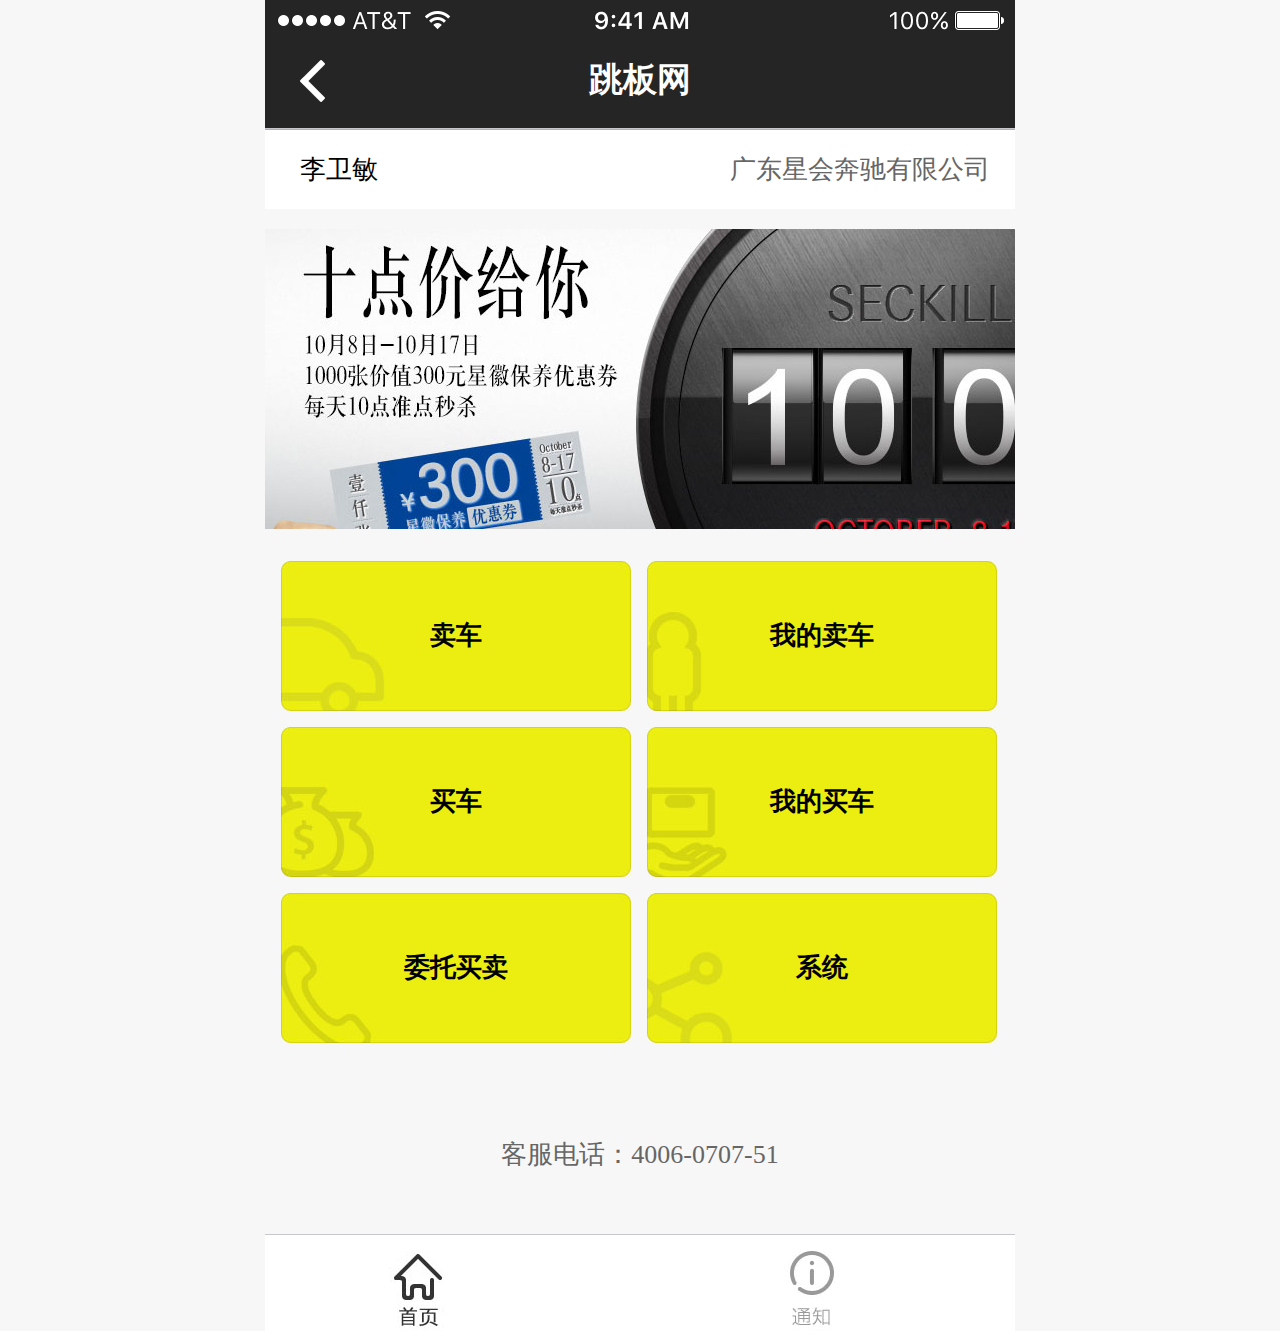
<file: index.html>
<!DOCTYPE html>
<html>
<head>
    <meta charset="UTF-8">
    <meta name="viewport"
          content="width=device-width, user-scalable=no, initial-scale=1.0, maximum-scale=1.0, minimum-scale=1.0"/>
    <title>买卖车微信端</title>
    <link rel="stylesheet" type="text/css" href="css/style.css"/>
    <script src="js/js.js"></script>
</head>
<body>
<div id="top" class="title">
    <h1>跳板网</h1>
</div>
<div id="content">
    <div class="logo">
        <p class="left">李卫敏</p>
        <p class="right">广东星会奔驰有限公司</p>
    </div>
    <span class="ad"><img src="images/ad.jpg"/></span>
    <ul class="btnList clearfix">
        <li class="btn-1"><a href="sell.html">卖车</a></li>
        <li class="btn-2"><a href="mysell.html">我的卖车</a></li>
        <li class="btn-3"><a href="buy.html">买车</a></li>
        <li class="btn-4"><a href="mybuy.html">我的买车</a></li>
        <li class="btn-5"><a href="weituo.html">委托买卖</a></li>
        <li class="btn-6"><a href="##">系统</a></li>
    </ul>
    <div class="phone">客服电话：4006-0707-51</div>
</div>
<ul id="bottom" class="footer clearfix">
   <li class="index"><a href="index.html">首页</a></li>
   <li class="message"><a href="##">通知</a><li>
</ul>
</body>
</html>
</file>
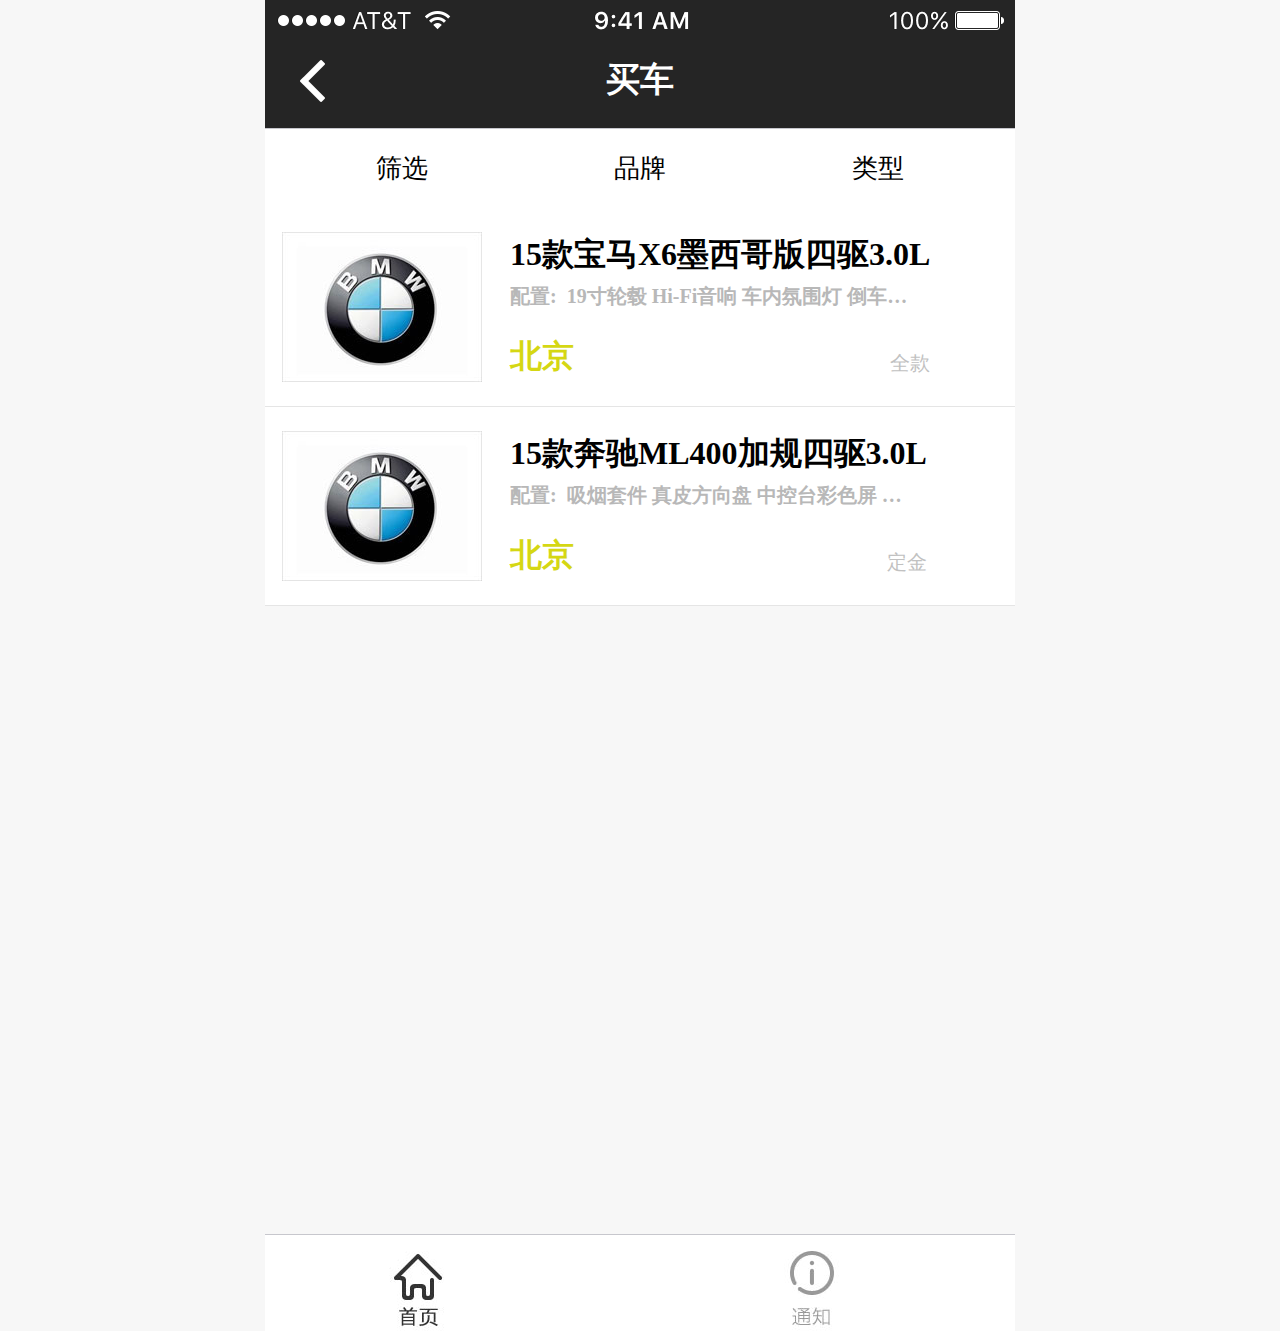
<file: buy.html>
<!DOCTYPE html>
<html>
<head>
    <meta charset="UTF-8">
    <meta name="viewport"
          content="width=device-width, user-scalable=no, initial-scale=1.0, maximum-scale=1.0, minimum-scale=1.0"/>
    <title>买车</title>
    <link rel="stylesheet" type="text/css" href="css/style.css"/>
    <script src="js/js.js"></script>
</head>
<body>
<div id="top" class="title">
    <h1>买车</h1>
</div>
<div id="content">
    <ul class="navList">
        <li><a>筛选</a></li>
        <li><a>品牌</a></li>
        <li><a>类型</a></li>
    </ul>
    <div class="car-1">
        <a href="buydetail.html">
            <dl class="carList clearfix">
                <dt class="img"><img src="images/BMW.jpg"></dt>
                <dd class="textList">
                    <span>15款宝马X6墨西哥版四驱3.0L</span>
                    <em>配置:&nbsp;&nbsp;19寸轮毂 Hi-Fi音响 车内氛围灯 倒车雷达 倒车影像
                        电动后备厢 多功能方向盘 前排座椅电动调节 踏板
                        天窗 吸烟套件 真皮方向盘 中控台彩色屏 自动感应</em>
                    <div class="buy-detail clearfix">
                        <strong>北京</strong>
                        <p>全款</p>
                    </div>
                </dd>
            </dl>
        </a>
    </div>
    <div class="car-1">
        <a href="buydetail.html">
            <dl class="carList clearfix">
                <dt class="img"><img src="images/BMW.jpg"></dt>
                <dd class="textList">
                    <span>15款奔驰ML400加规四驱3.0L</span>
                    <em>配置:&nbsp;&nbsp;吸烟套件 真皮方向盘 中控台彩色屏 吸烟套件 真皮方向盘 中控台彩色屏 吸烟套件 真皮方向盘 中控台彩色屏 吸烟套件 真皮方向盘 中控台彩色屏</em>
                    <div class="buy-detail clearfix">
                        <strong>北京</strong>
                        <p>定金</p>
                    </div>
                </dd>
            </dl>
        </a>
    </div>
</div>
<ul id="bottom" class="footer clearfix">
    <li class="index"><a href="index.html">首页</a></li>
    <li class="message"><a href="##">通知</a></li>
</ul>
</body>
</html>
</file>
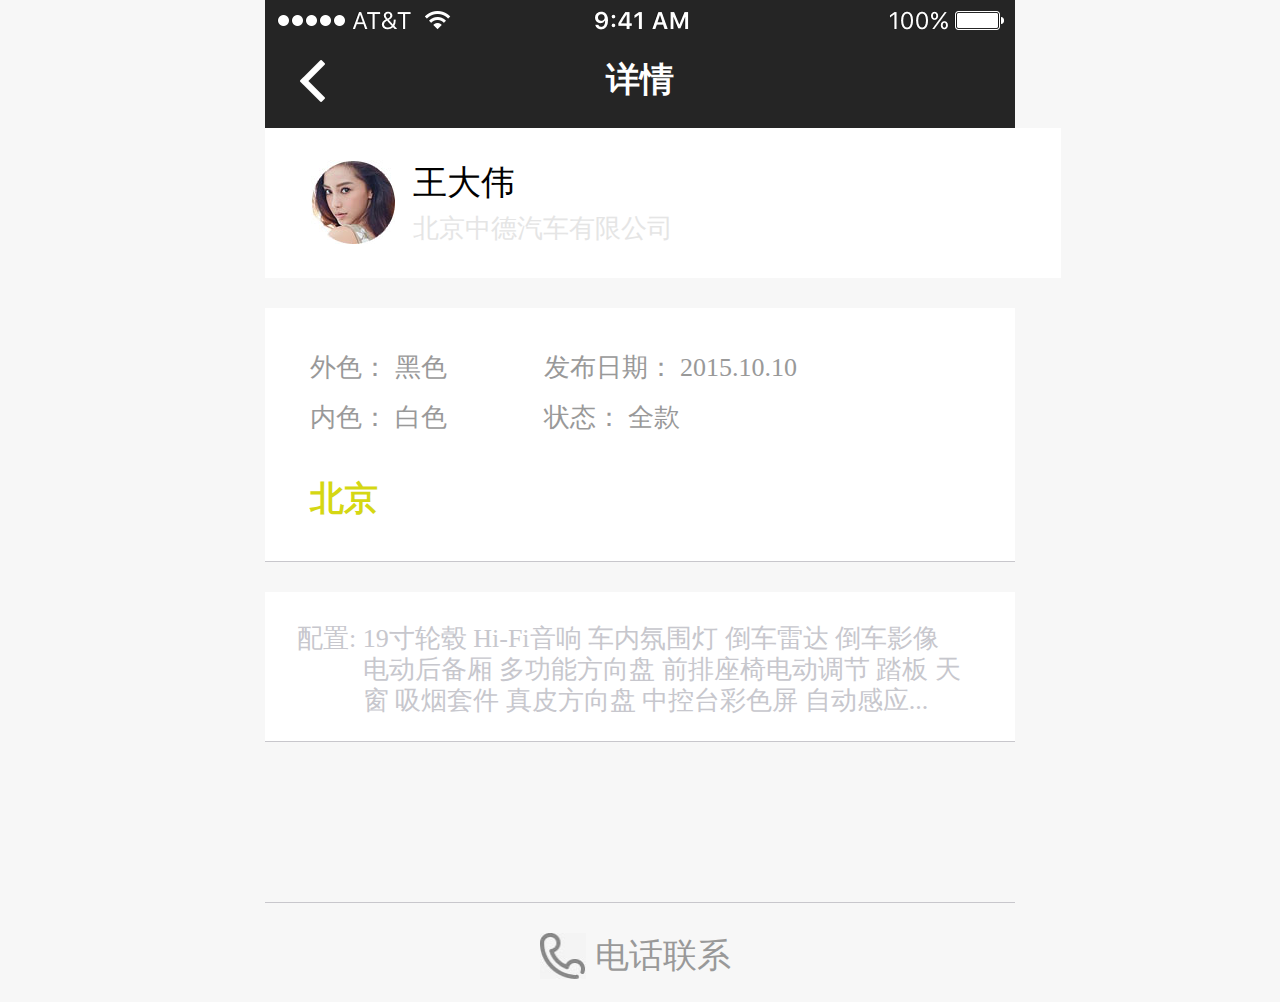
<file: buydetail.html>
<!DOCTYPE html>
<html>
<head>
    <meta charset="UTF-8">
    <meta name="viewport"
          content="width=device-width, user-scalable=no, initial-scale=1.0, maximum-scale=1.0, minimum-scale=1.0"/>
    <title>买车详情</title>
    <link rel="stylesheet" type="text/css" href="css/style.css"/>
    <script src="js/js.js"></script>
</head>
<body>
<div id="top" class="title">
    <h1>详情</h1>
</div>

<div class="detail-content">
    <div class="people clearfix">
        <h5><img src="images/people.jpg"/></h5>
        <ul>
            <li style="font-size:0.34rem; color: #000; ">王大伟</li>
            <li>北京中德汽车有限公司</li>
        </ul>
    </div>
    <div class="detail-list buydetail-list">
         <div class="list-type">
            <ul>
                <li style="margin-right: 0.97rem;">外色：&nbsp;黑色</li>
                <li>发布日期：&nbsp;2015.10.10</li>
            </ul>
             <ul>
                 <li style="margin-right: 0.97rem;">内色：&nbsp;白色</li>
                 <li>状态：&nbsp;全款</li>
             </ul>
             <div class="location">北京</div>
         </div>
    </div>
    <div class="detail-list buydetail-list">
        <dl class="detail-list-2">
            <dt>配置:&nbsp;</dt>
            <dd>19寸轮毂 Hi-Fi音响 车内氛围灯 倒车雷达 倒车影像
                电动后备厢 多功能方向盘 前排座椅电动调节 踏板
                天窗 吸烟套件 真皮方向盘 中控台彩色屏 自动感应...</dd>
        </dl>
    </div>
</div>

<div class="detail-bottom">
    <div class="call">
        <img src="images/call.jpg"/>
        <span>&nbsp;电话联系</span>
    </div>
</div>
</body>
</html>
</file>
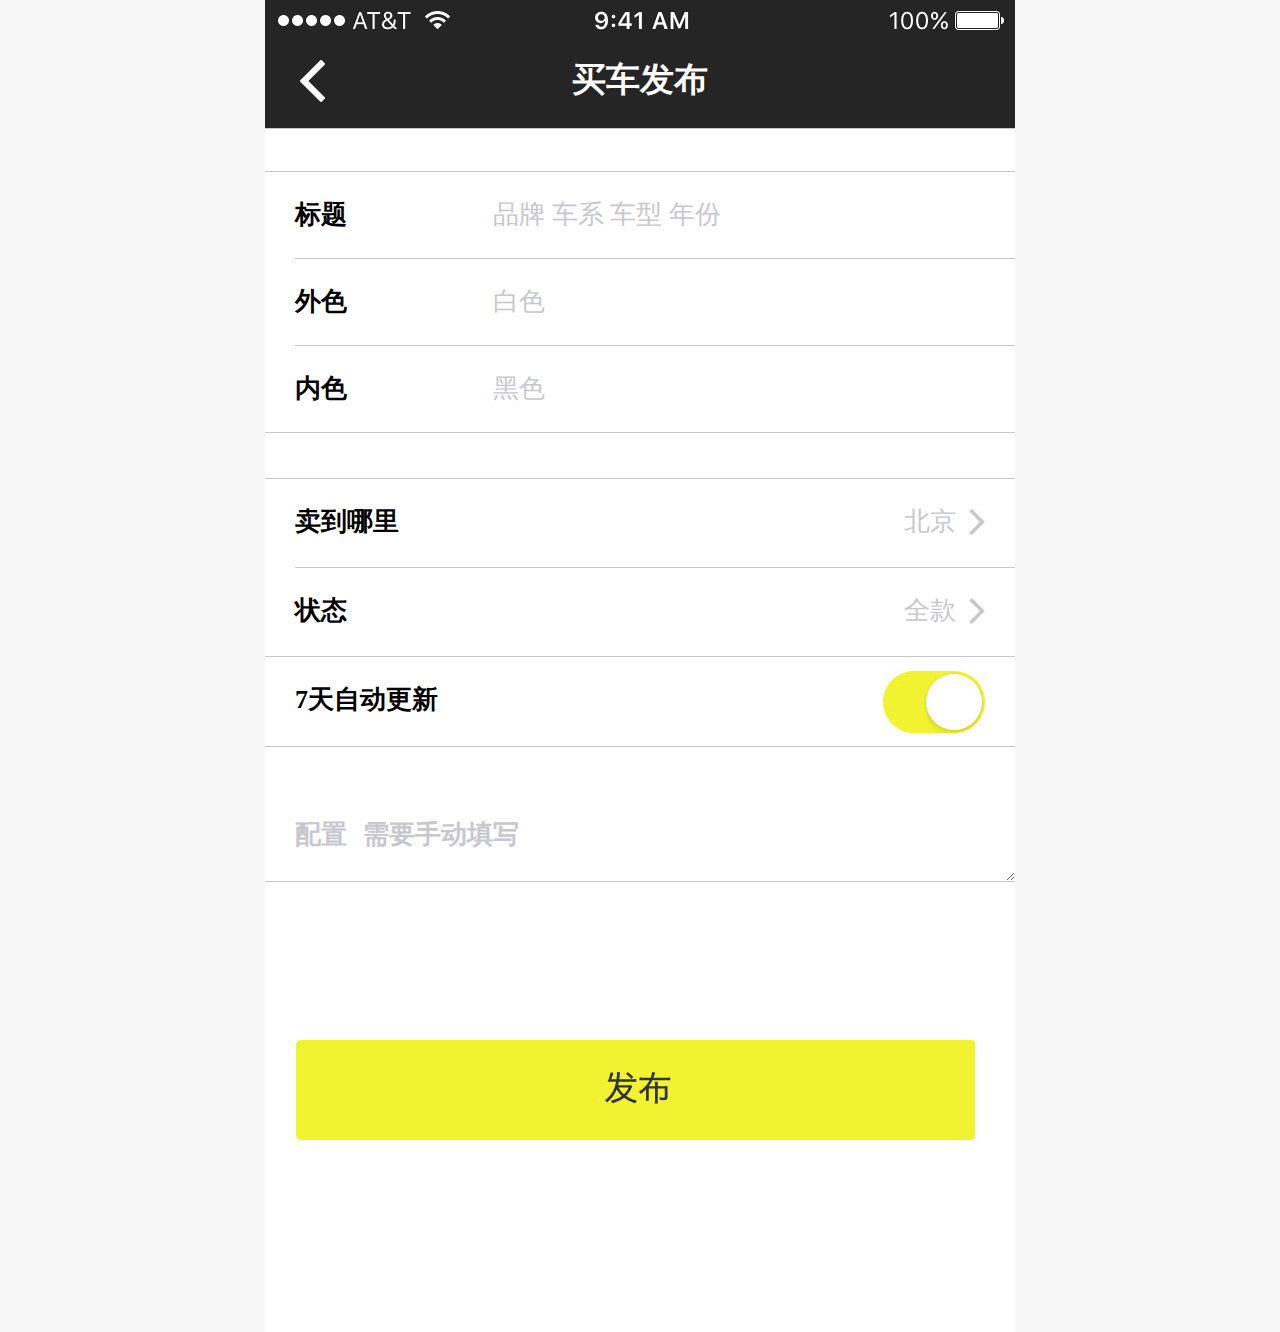
<file: buypush.html>
<!DOCTYPE html>
<html>
<head>
    <meta charset="UTF-8">
    <meta name="viewport"
          content="width=device-width, user-scalable=no, initial-scale=1.0, maximum-scale=1.0, minimum-scale=1.0"/>
    <title>买车发布</title>
    <link rel="stylesheet" type="text/css" href="css/style.css"/>
    <script src="js/js.js"></script>
</head>
<body>
<div id="top" class="title">
    <h1>买车发布</h1>
</div>
<div class="push-list">
    <div class="list-1 allList">
        <dl class="tit">
            <dt>标题</dt>
            <dd>品牌 车系 车型 年份</dd>
        </dl>
        <dl class="out-color">
            <dt>外色</dt>
            <dd>白色</dd>
        </dl>
        <dl class="in-color">
            <dt>内色</dt>
            <dd>黑色</dd>
        </dl>
    </div>
    <div class="list-2 allList">
        <dl class="where">
            <dt>卖到哪里</dt>
            <dd>北京&nbsp;&nbsp;<img src="images/more.jpg"/></dd>
        </dl>
        <dl class="now">
            <dt>状态</dt>
            <dd>全款&nbsp;&nbsp;<img src="images/more.jpg"/></dd>
        </dl>
    </div>
    <div class="list-3 allList">
        <dl class="update">
            <dt>7天自动更新</dt>
            <dd><img src="images/update.jpg"/></dd>
        </dl>
    </div>
    <div class="list-4 allList">
        <textarea>配置 需要手动填写</textarea>
    </div>
    <div class="push-btn"><a href="##">发布</a></div>
</div>
</body>
</html>
</file>
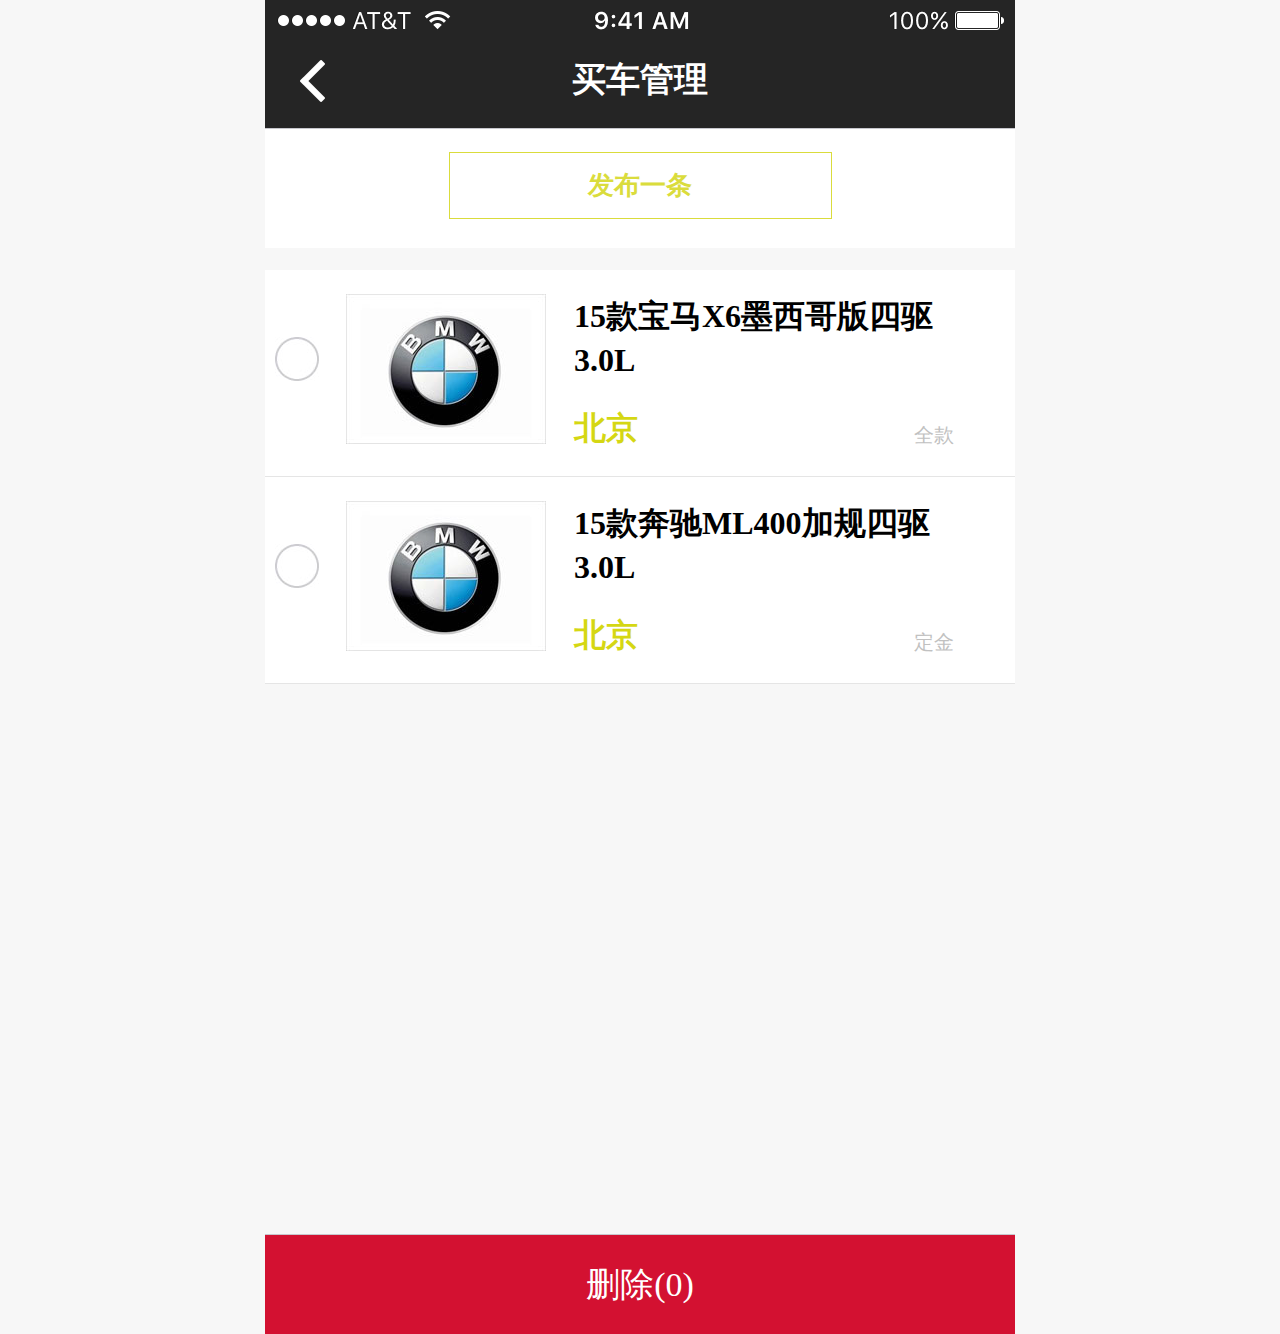
<file: mybuy.html>
<!DOCTYPE html>
<html>
<head>
    <meta charset="UTF-8">
    <meta name="viewport"
          content="width=device-width, user-scalable=no, initial-scale=1.0, maximum-scale=1.0, minimum-scale=1.0"/>
    <title>我的买车</title>
    <link rel="stylesheet" type="text/css" href="css/style.css"/>
    <script src="js/js.js"></script>
</head>
<body>
<div id="top" class="title">
    <h1>买车管理</h1>
</div>
<div id="content">
    <div class="push"><a href="buypush.html">发布一条</a></div>
    <dl class="carList clearfix">
        <dt class="btn"><a></a></dt>
        <dd class="img"><img src="images/BMW.jpg"/></dd>
        <dd class="my-textList">
            <span>15款宝马X6墨西哥版四驱3.0L</span>
            <div class="my-detail clearfix">
                <strong>北京</strong>
                <p>全款</p>
            </div>
        </dd>
    </dl>
    <dl class="carList clearfix">
        <dt class="btn"><a></a></dt>
        <dd class="img"><img src="images/BMW.jpg"/></dd>
        <dd class="my-textList">
            <span>15款奔驰ML400加规四驱3.0L</span>
            <div class="my-detail clearfix">
                <strong>北京</strong>
                <p>定金</p>
            </div>
        </dd>
    </dl>
</div>
<div class="delete">删除(0)</div>
</body>
</html>
</file>
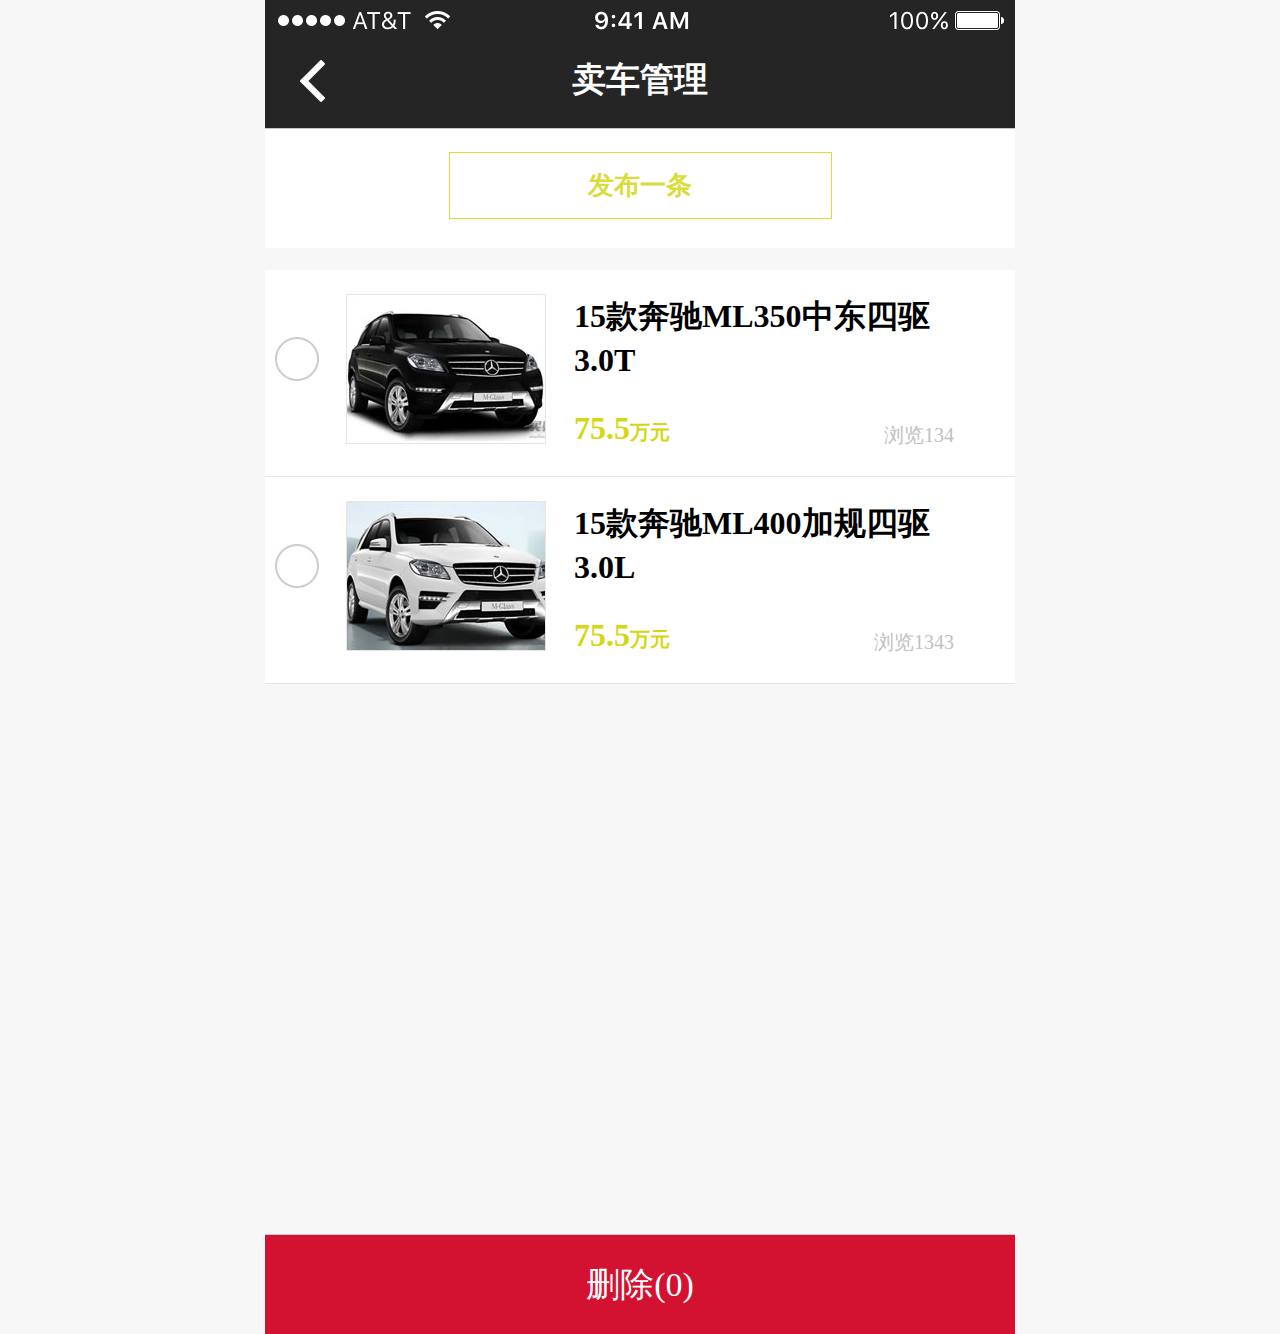
<file: mysell.html>
<!DOCTYPE html>
<html>
<head>
    <meta charset="UTF-8">
    <meta name="viewport"
          content="width=device-width, user-scalable=no, initial-scale=1.0, maximum-scale=1.0, minimum-scale=1.0"/>
    <title>我的卖车</title>
    <link rel="stylesheet" type="text/css" href="css/style.css"/>
    <script src="js/js.js"></script>
</head>
<body>
<div id="top" class="title">
    <h1>卖车管理</h1>
</div>
<div id="content">
    <div class="push"><a href="sellpush.html">发布一条</a></div>
    <dl class="carList clearfix">
        <dt class="btn"><a></a></dt>
        <dd class="img"><img src="images/car-1.jpg"/></dd>
        <dd class="my-textList">
            <span>15款奔驰ML350中东四驱3.0T</span>
            <div class="my-detail clearfix">
                <strong>75.5<i>万元</i></strong>
                <p>浏览134</p>
            </div>
        </dd>
    </dl>
    <dl class="carList clearfix">
        <dt class="btn"><a></a></dt>
        <dd class="img"><img src="images/car-2.jpg"/></dd>
        <dd class="my-textList">
            <span>15款奔驰ML400加规四驱3.0L</span>
            <div class="my-detail clearfix">
                <strong>75.5<i>万元</i></strong>
                <p>浏览1343</p>
            </div>
        </dd>
    </dl>
</div>
<div class="delete">删除(0)</div>
</body>
</html>
</file>
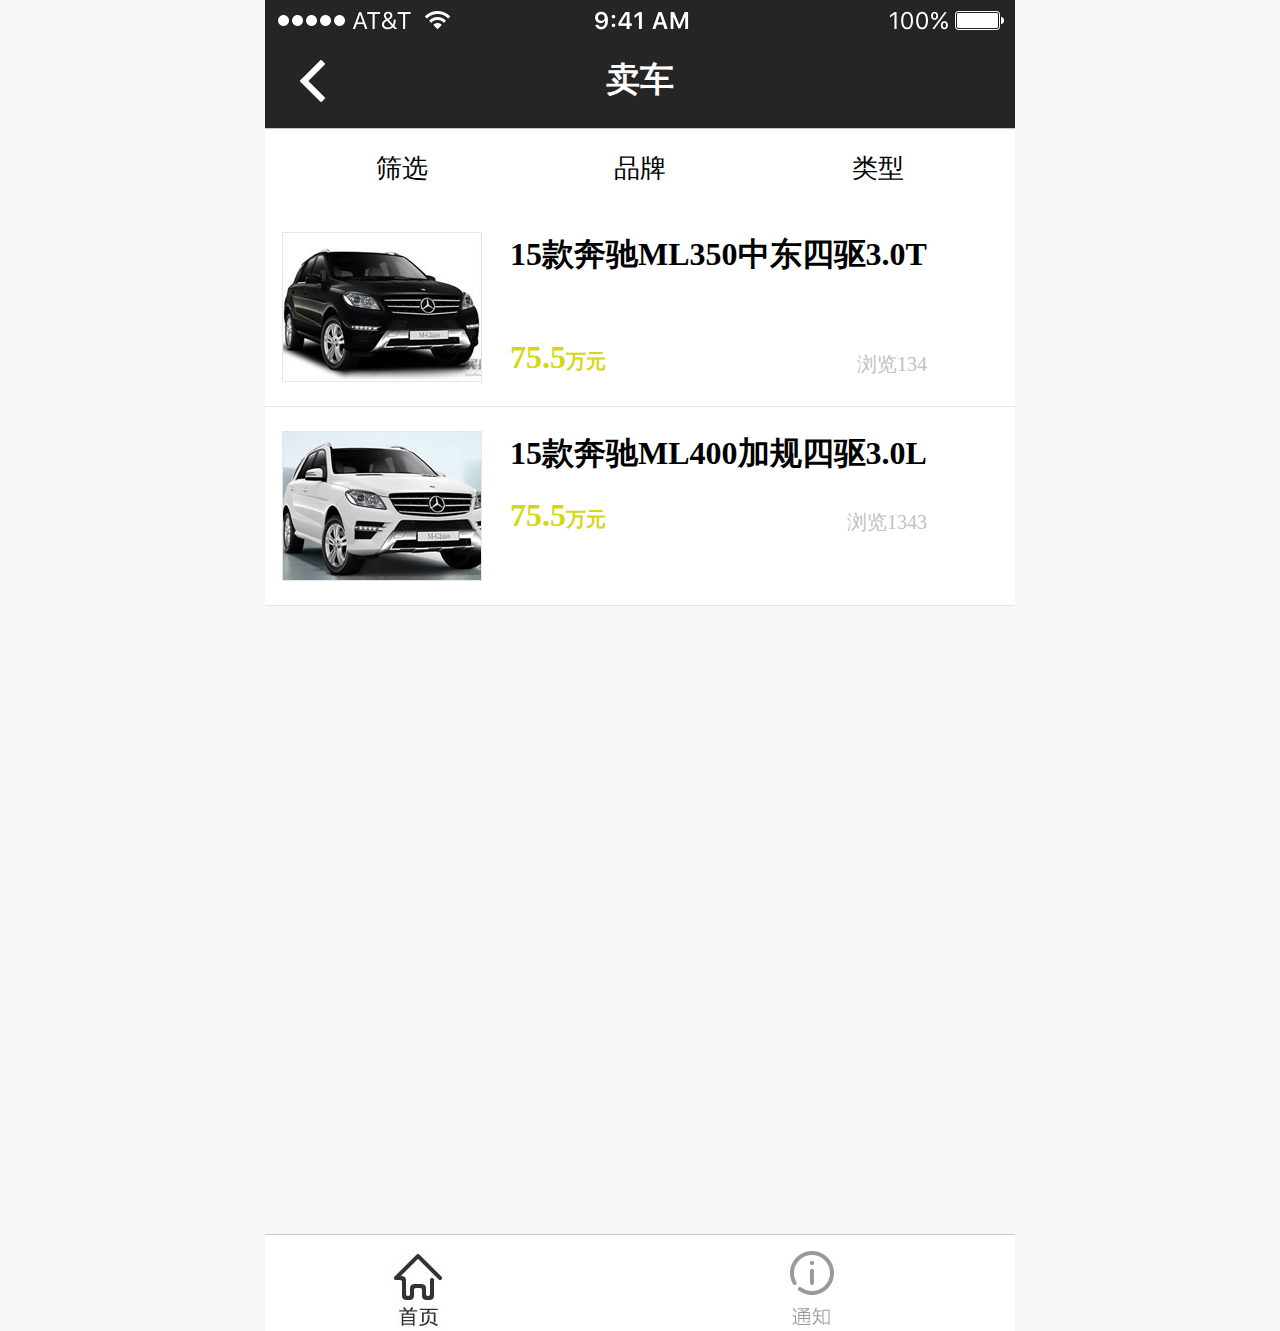
<file: sell.html>
<!DOCTYPE html>
<html>
<head>
    <meta charset="UTF-8">
    <meta name="viewport"
          content="width=device-width, user-scalable=no, initial-scale=1.0, maximum-scale=1.0, minimum-scale=1.0"/>
    <title>卖车</title>
    <link rel="stylesheet" type="text/css" href="css/style.css"/>
    <script src="js/js.js"></script>
</head>
<body>
<div id="top" class="title">
    <h1>卖车</h1>
</div>
<div id="content">
    <ul class="navList">
        <li><a>筛选</a></li>
        <li><a>品牌</a></li>
        <li><a>类型</a></li>
    </ul>
    <div class="car-1">
        <a href="selldetail.html">
            <dl class="carList clearfix">
                <dt class="img"><img src="images/car-1.jpg"></dt>
                <dd class="textList">
                    <span>15款奔驰ML350中东四驱3.0T</span>
                    <div class="detail clearfix">
                        <strong>75.5<i>万元</i></strong>
                        <p>浏览134</p>
                    </div>
                </dd>
            </dl>
        </a>
    </div>
    <div class="car-1">
        <a href="selldetail.html">
            <dl class="carList clearfix">
                <dt class="img"><img src="images/car-2.jpg"></dt>
                <dd class="textList">
                    <span>15款奔驰ML400加规四驱3.0L</span>
                    <div class="buy-detail clearfix">
                        <strong>75.5<i>万元</i></strong>
                        <p>浏览1343</p>
                    </div>
                </dd>
            </dl>
        </a>
    </div>
</div>
<ul id="bottom" class="footer clearfix">
    <li class="index"><a href="index.html">首页</a></li>
    <li class="message"><a href="##">通知</a></li>
</ul>
</body>
</html>
</file>
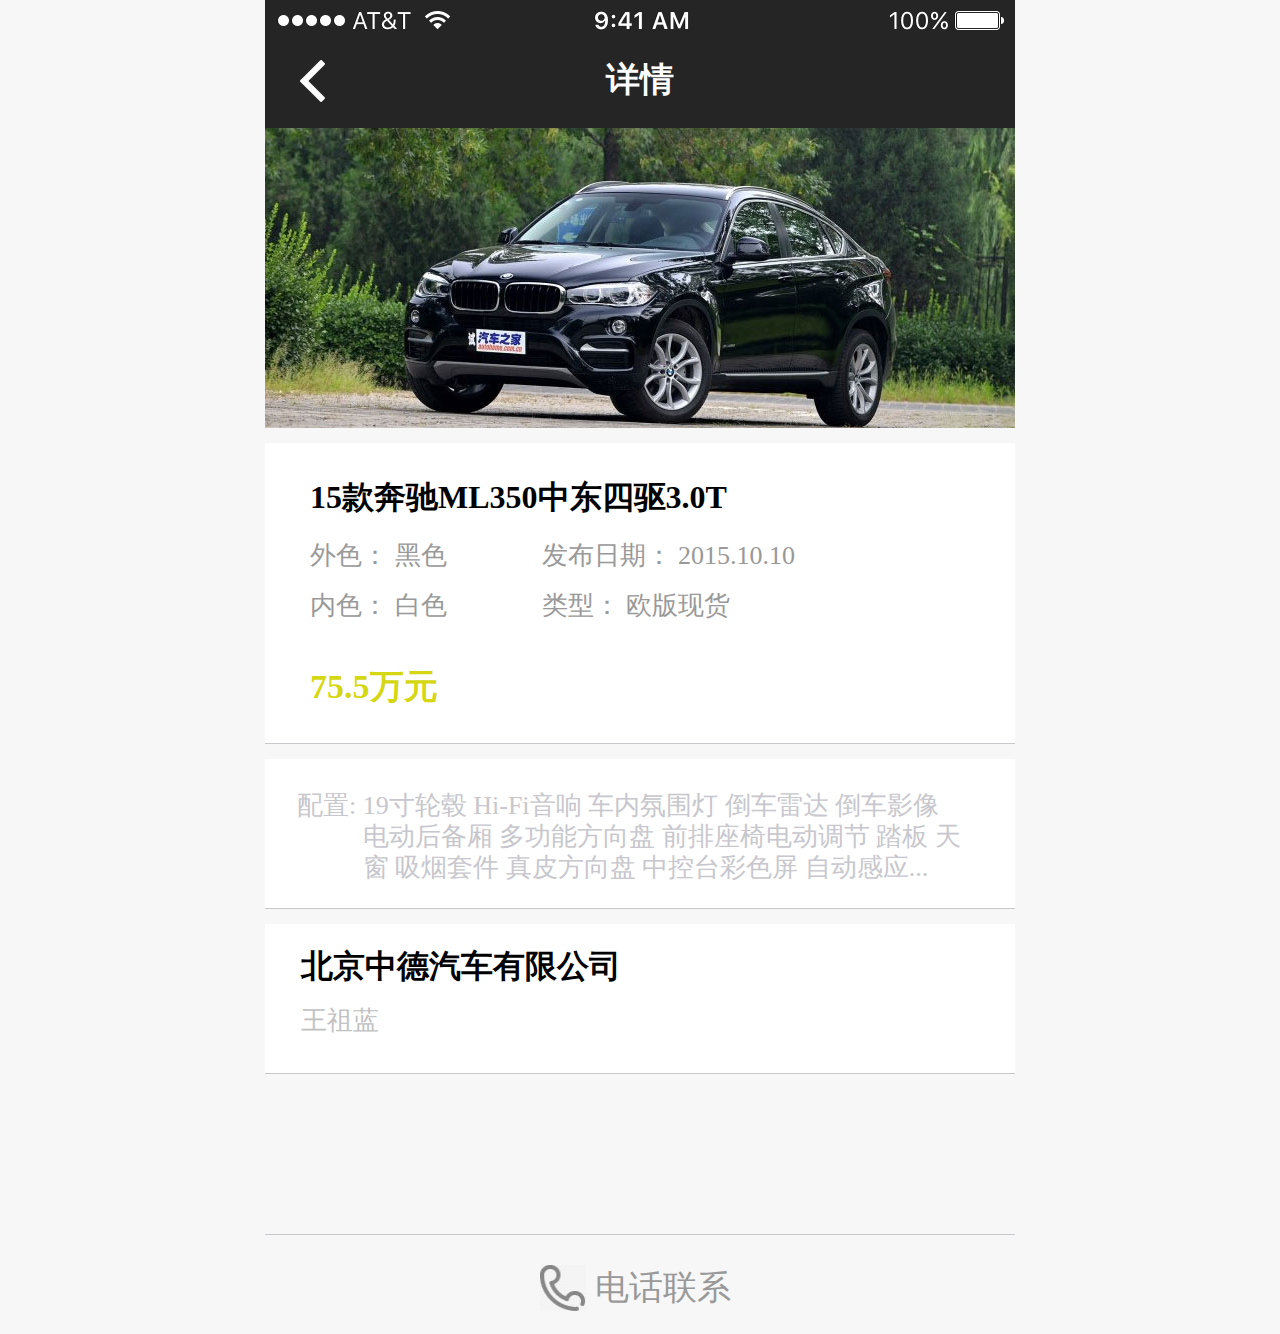
<file: selldetail.html>
<!DOCTYPE html>
<html>
<head>
    <meta charset="UTF-8">
    <meta name="viewport"
          content="width=device-width, user-scalable=no, initial-scale=1.0, maximum-scale=1.0, minimum-scale=1.0"/>
    <title>卖车详情</title>
    <link rel="stylesheet" type="text/css" href="css/style.css"/>
    <script src="js/js.js"></script>
</head>
<body>
<div id="top" class="title">
    <h1>详情</h1>
</div>

<div class="detail-content">
    <h4><img src="images/detail-img.jpg"/></h4>
    <div class="detail-list">
        <div class="detail-list-1">
            <h2>15款奔驰ML350中东四驱3.0T</h2>
            <ul class="list-top">
                <li style="margin-right: 0.95rem;">外色：&nbsp;黑色</li>
                <li>发布日期：&nbsp;2015.10.10</li>
            </ul>
            <ul class="list-top">
                <li style="margin-right: 0.95rem;">内色：&nbsp;白色</li>
                <li>类型：&nbsp;欧版现货</li>
            </ul>
            <div class="price">75.5万元</div>
        </div>
    </div>
    <div class="detail-list">
       <dl class="detail-list-2">
           <dt>配置:&nbsp;</dt>
           <dd>19寸轮毂 Hi-Fi音响 车内氛围灯 倒车雷达 倒车影像
               电动后备厢 多功能方向盘 前排座椅电动调节 踏板
               天窗 吸烟套件 真皮方向盘 中控台彩色屏 自动感应...</dd>
       </dl>
    </div>
    <div class="detail-list">
        <div class="detail-list-3">
            <h2>北京中德汽车有限公司</h2>
            <span>王祖蓝</span>
        </div>
    </div>
</div>

<div class="detail-bottom">
    <div class="call">
        <img src="images/call.jpg"/>
        <span>&nbsp;电话联系</span>
    </div>
</div>
</body>
</html>
</file>
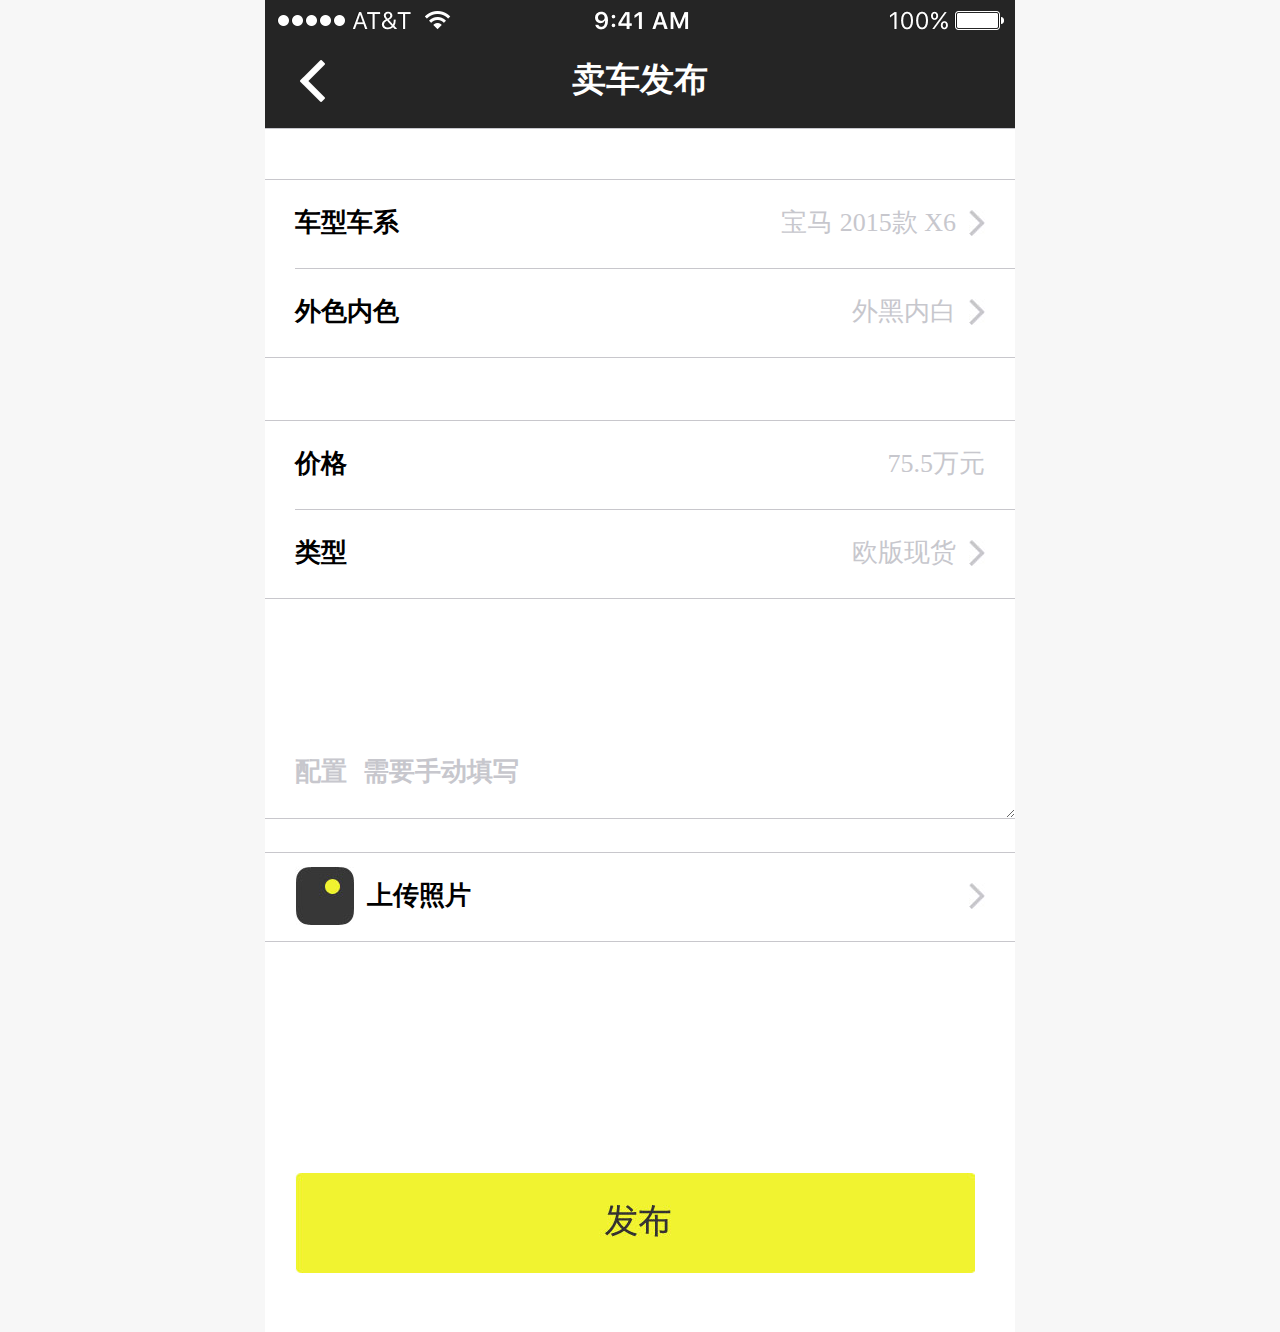
<file: sellpush.html>
<!DOCTYPE html>
<html>
<head>
    <meta charset="UTF-8">
    <meta name="viewport"
          content="width=device-width, user-scalable=no, initial-scale=1.0, maximum-scale=1.0, minimum-scale=1.0"/>
    <title>卖车发布</title>
    <link rel="stylesheet" type="text/css" href="css/style.css"/>
    <script src="js/js.js"></script>
</head>
<body>
<div id="top" class="title">
    <h1>卖车发布</h1>
</div>
<div class="push-list sell">
    <div class="list-2 allList" style="margin-top: 0.5rem;">
        <dl class="type">
            <dt>车型车系</dt>
            <dd>宝马 2015款 X6&nbsp;&nbsp;<img src="images/more.jpg"/></dd>
        </dl>
        <dl class="color">
            <dt>外色内色</dt>
            <dd>外黑内白&nbsp;&nbsp;<img src="images/more.jpg"/></dd>
        </dl>
    </div>
    <div class="list-2 allList" style="margin-top: 0.62rem;">
        <dl class="type">
            <dt>价格</dt>
            <dd>75.5万元</dd>
        </dl>
        <dl>
            <dt>类型</dt>
            <dd>欧版现货&nbsp;&nbsp;<img src="images/more.jpg"/></dd>
        </dl>
    </div>
    <div class="list-4 allList" style=" padding-top: 1.30rem;">
        <textarea>配置 需要手动填写</textarea>
    </div>
    <div class="list-2 allList" style="margin-top: 0.33rem;">
        <dl class="camaro">
            <dt><img src="images/camaro.jpg"/>&nbsp;&nbsp;上传照片</dt>
            <dd><img src="images/more.jpg"/></dd>
        </dl>
    </div>
    <div class="push-btn sellpush-btn"><a href="##">发布</a></div>
</div>
</body>
</html>
</file>
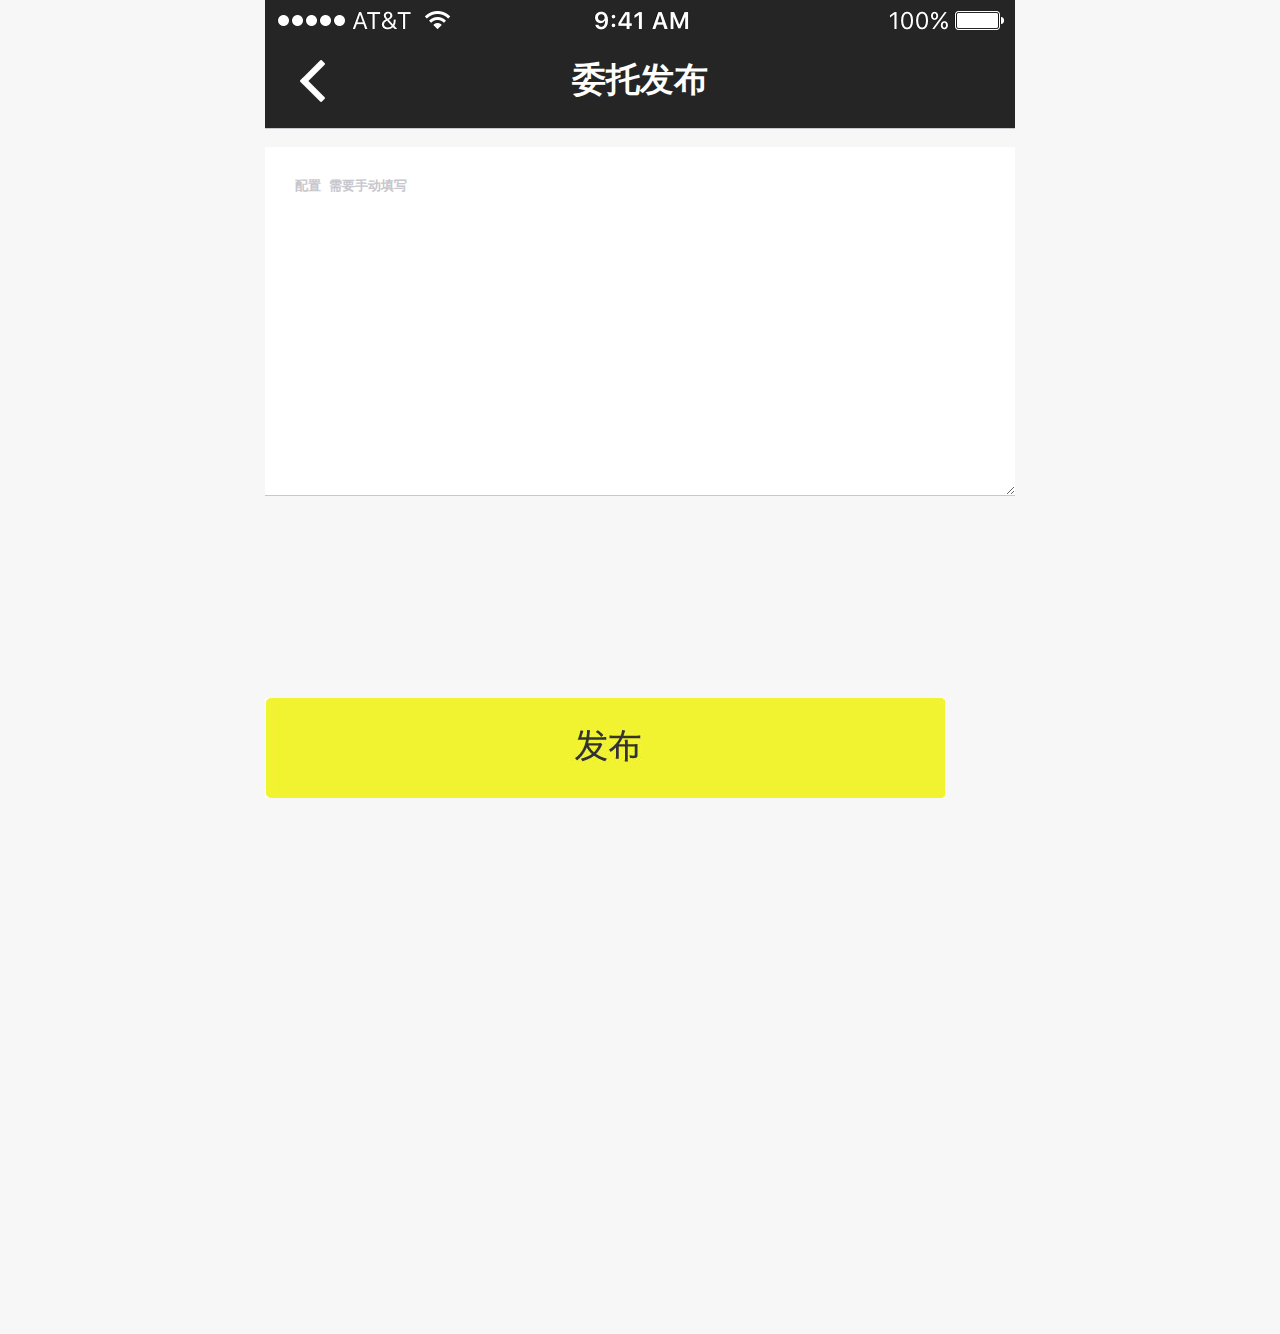
<file: weituo-push.html>
<!DOCTYPE html>
<html>
<head>
    <meta charset="UTF-8">
    <meta name="viewport"
          content="width=device-width, user-scalable=no, initial-scale=1.0, maximum-scale=1.0, minimum-scale=1.0"/>
    <title>买车发布</title>
    <link rel="stylesheet" type="text/css" href="css/style.css"/>
    <script src="js/js.js"></script>
</head>
<body>
<div id="top" class="title">
    <h1>委托发布</h1>
</div>
<div class="textarea">
    <textarea>配置 需要手动填写</textarea>
</div>
<div class="push-btn" style=" padding:2.02rem 0 5.36rem 0;"><a href="##">发布</a></div>
</body>
</html>
</file>
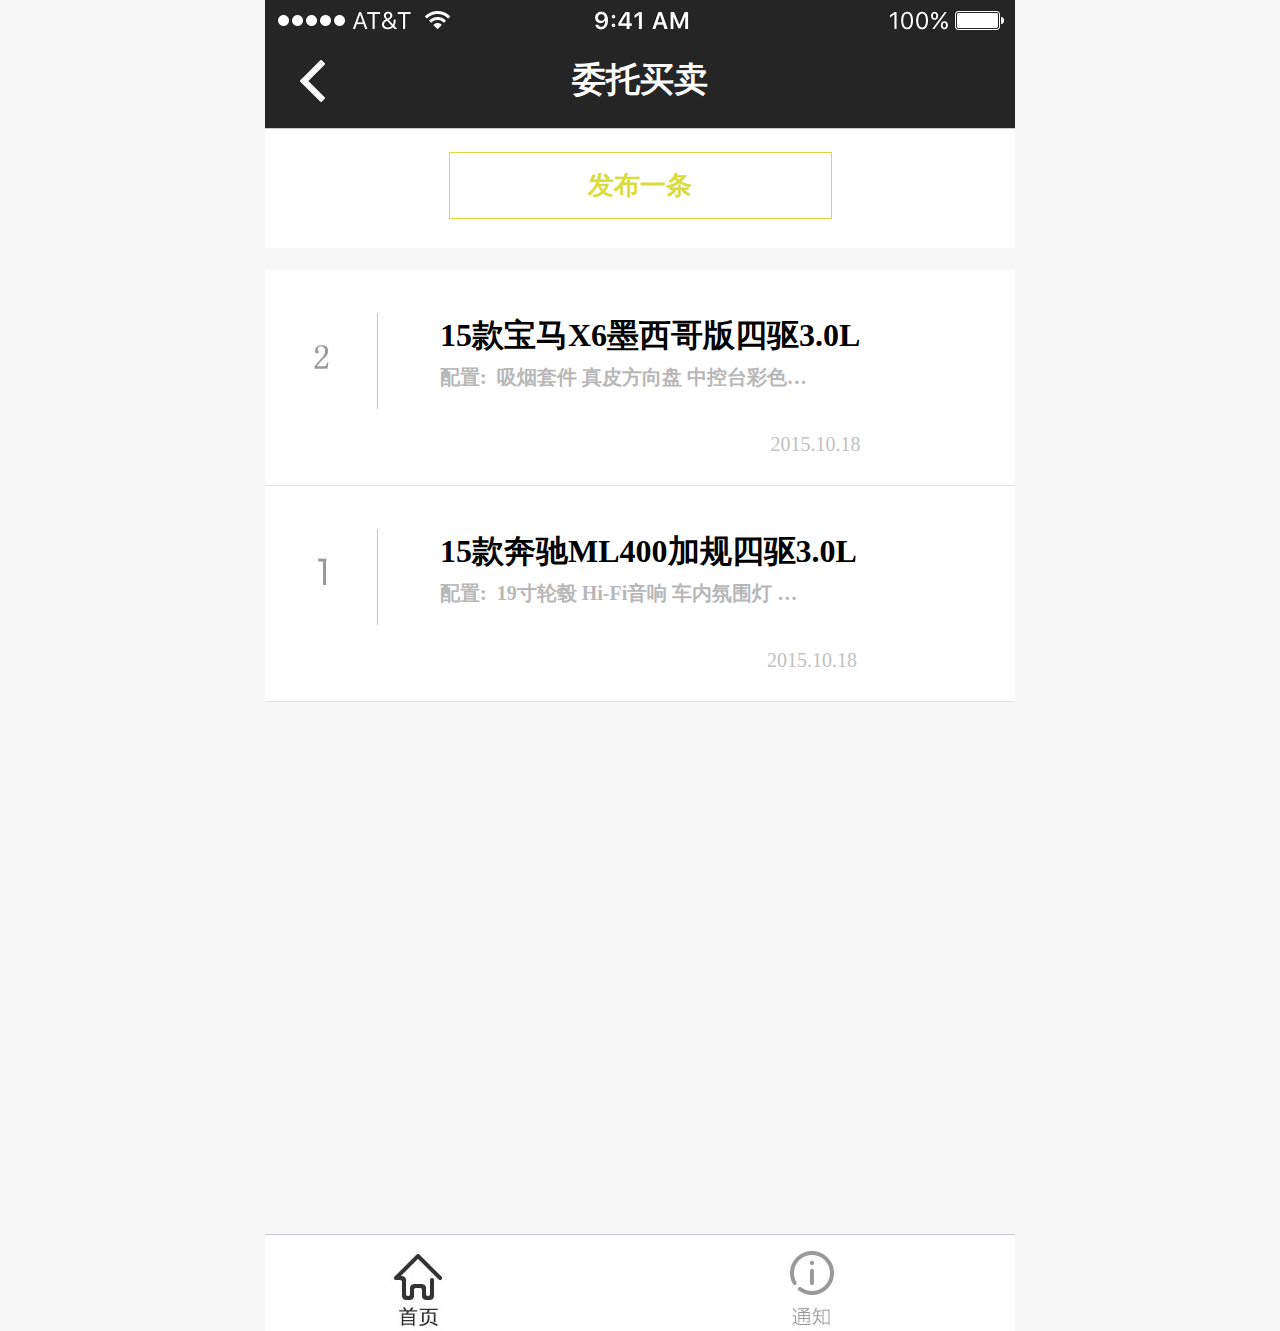
<file: weituo.html>
<!DOCTYPE html>
<html>
<head>
    <meta charset="UTF-8">
    <meta name="viewport"
          content="width=device-width, user-scalable=no, initial-scale=1.0, maximum-scale=1.0, minimum-scale=1.0"/>
    <title>委托买卖</title>
    <link rel="stylesheet" type="text/css" href="css/style.css"/>
    <script src="js/js.js"></script>
</head>
<body>
<div id="top" class="title">
    <h1>委托买卖</h1>
</div>
<div id="content">
    <div class="push"><a href="weituo-push.html">发布一条</a></div>
    <dl class="weituo-carList clearfix">
        <dt class="weituo-img"><img src="images/weituo-2.jpg"/></dt>
        <dd class="weituo-textList ">
            <span>15款宝马X6墨西哥版四驱3.0L</span>
            <em>配置:&nbsp;&nbsp;吸烟套件 真皮方向盘 中控台彩色屏 吸烟套件 真皮方向盘 中控台彩色屏 吸烟套件 真皮方向盘 中控台彩色屏 吸烟套件 真皮方向盘 中控台彩色屏</em>
            <div class="buy-detail clearfix">
                <p>2015.10.18</p>
            </div>
        </dd>
    </dl>
    <dl class="weituo-carList clearfix">
        <dt class="weituo-img"><img src="images/weituo-1.jpg"/></dt>
        <dd class="weituo-textList">
            <span>15款奔驰ML400加规四驱3.0L</span>
            <em>配置:&nbsp;&nbsp;19寸轮毂 Hi-Fi音响 车内氛围灯 倒车雷达 倒车影像
                电动后备厢 多功能方向盘 前排座椅电动调节 踏板
                天窗 吸烟套件 真皮方向盘 中控台彩色屏 自动感应</em>
            <div class="buy-detail clearfix">
                <p>2015.10.18</p>
            </div>
        </dd>
    </dl>
</div>
<ul id="bottom" class="footer clearfix">
    <li class="index"><a href="index.html">首页</a></li>
    <li class="message"><a href="##">通知</a><li>
</ul>
</body>
</html>
</file>
<file: css/style.css>
@charset "utf-8";
/* CSS Document */
html, body, div, ul, li, p, dl, dt, dd, form, table, tr, td, h1, h2, h3, h4, h5, h6, img, a, span, b, strong, em, i, input, label, textarea, select, option {
    margin: 0;
    padding: 0;
}

li {
    list-style: none;
}

img {
    border: 0 none;
    vertical-align: baseline;
}

a {
    text-decoration: none;
    color: #000; cursor: pointer;
}

a:hover {
    color:#000;
}

body {
    font-family: "微软雅黑";
    color: #666666;
    background: #f7f7f7;
    max-width: 750px;
    min-width: 320px;
    margin:0 auto;
    font-size: 0.26rem;
}

html{
    font-size: 625%;
}

.clearfix {
    *zoom: 1;
}

.clearfix:after {
    content: ".";
    height: 0;
    font-size: 0;
    clear: both;
    visibility: hidden;
    display: block;
}
/*顶部*/
.title{ width: 100%; background: url("../images/top-bg.png") no-repeat; background-size: 100% 100%; padding-top: 0.32rem;}
.title h1{ width: 100%; height: 0.96rem; font-size: 0.34rem; line-height:0.96rem; text-align: center; color: #fff; }
/*底部*/
.footer{ width:100%; height: auto; background: #fff; padding-top: 0.16rem ;}
.footer li{ float: left; width: 0.55rem; height: 0.8rem; text-indent: -99em; overflow: hidden;}
.footer li a{ display: block; width: 100%; height: 100%;}
.index{ background: url("../images/index-btn.jpg") no-repeat; margin: 0 3.4rem 0 1.24rem; background-size: 100% 100%;}
.message{ background: url("../images/mess-btn.jpg") no-repeat; background-size: 100% 100%;}
.delete{ width: 100%; height: 0.99rem; background: #d31131; color: #fff; text-align: center; line-height: 0.99rem; font-size: 0.34rem;}
/*内部*/
#content{ width: 100%; height: 11.05rem; border-bottom: solid #c7c7cd 1px; border-top: 1px solid #c7c7cd;}
/*首页*/
.logo{ width:6.9rem; height: 0.79rem; background: #fff; margin-bottom: 0.2rem; padding: 0 0.25rem 0 0.35rem; border-top: #b2b2b2 1px solid;}
.logo p{ width:auto; height: 100%; line-height: 0.79rem;}
.logo .left{ float: left; color: #000;}
.logo .right{ float: right;}
.ad img{ width: 100%; height: 3rem;}
.btnList{ width: 100%; height: auto; margin: 0.25rem 0 0.78rem 0;}
.btnList li{ float: left; width:3.5rem; height: 1.5rem; margin: 0 0 0.16rem 0.16rem; background-size: 100% 100%;}
.btnList li a{ display: block; width: 100%; height: 100%; line-height: 1.5rem; text-align: center; font-weight: bold;}
.btn-1{ background: url("../images/btn-1.jpg") no-repeat;}
.btn-2{ background: url("../images/btn-2.jpg") no-repeat;}
.btn-3{ background: url("../images/btn-3.jpg") no-repeat;}
.btn-4{ background: url("../images/btn-4.jpg") no-repeat;}
.btn-5{ background: url("../images/btn-5.jpg") no-repeat;}
.btn-6{ background: url("../images/btn-6.jpg") no-repeat;}
.phone{ width:100%; line-height: 0.35rem; text-align: center; margin-bottom: 0.88rem;}
/*卖车*/
.navList{ width: 100%; height: 0.79rem; background: #fff;}
.navList li{ float: left; width: 1.1rem; height: 100%; text-align: center; line-height: 0.8rem; margin: 0 0.46rem 0 0.82rem;}
.car-1 a{ display: block;}
.weituo-carList,.carList{ width:100%; height: auto; border-bottom: 1px solid #e5e5e5; padding:0.24rem 0 0.24rem 0; background: #fff;}
.weituo-img,.img{ float: left; width: 2rem; height: 1.5rem; margin:0 0.28rem 0 0.17rem;}
.weituo-img img,.img img{ display: block; width: 100%; height: 100%;}
.weituo-textList,.my-textList,.textList{ float: left; width:auto; padding-right: 0.46rem;}
.weituo-textList span,.my-textList span,.textList span{ display: block; width:100%; line-height: 0.44rem; font-size: 0.32rem; font-weight:bold;  color: #000;}
.my-detail,.detail{ margin-top: 0.57rem;}
.buy-detail strong,.my-detail strong,.detail strong { float:left; width: auto; height: 0.48rem; line-height: 0.48rem; color: #d5d713; font-size: 0.32rem;}
.buy-detail i,.my-detail i,.detail i{ font-size: 0.2rem; font-style: normal;}
.buy-detail p,.my-detail p,.detail p{ float:right; width: auto; height: 0.34rem; line-height: 0.34rem; color: #c1c1c1; font-size: 0.2rem; margin-top: 0.14rem; }
/*我的卖车*/
.push{ width: 100%; height: 0.96rem; background: #fff; padding-top:0.23rem; margin-bottom: 0.22rem; }
.push a{ display: block; width: 3.81rem; height: 0.65rem; color:#dadc3c; font-size: 0.26rem; font-weight: bold; text-align: center; line-height: 0.65rem; border: 1px solid #dadc3c; margin: 0 auto;}
.btn{ float: left; width: 0.44rem; height: 0.44rem;  margin: 0.43rem 0.1rem 0.23rem; }
.btn a{ float: left; width: 100%; height: 100%; background: url("../images/no.jpg") no-repeat; background-size: 100% 100%;}
.btn a:hover{background: url("../images/ok.jpg") no-repeat; background-size: 100% 100%; }
.my-textList span{ width: 3.8rem;}
.my-detail{ margin-top: 0.22rem;}
/*买车*/
.weituo-textList em,.textList em{ display:block; width:4rem; height: 0.4rem; line-height: 0.4rem; color: #b8b8b8; font-size: 0.2rem; font-style: normal; font-weight: bold; text-align: justify; white-space: nowrap; text-overflow:ellipsis; overflow: hidden;}
.buy-detail{ margin-top: 0.16rem;}
/*委托买卖*/
.weituo-carList{ padding-top:0.43rem; }
.weituo-img{ width: 0.96rem; height: 0.96rem; margin-right: 0.62rem;}
.weituo-textList em{ width: 3.72rem;}
/*买车发布*/
.push-list{ background: #fff; color: #000; border-top: 1px solid #c7c7cd; padding-bottom: 1.92rem;}
.push-list dt,.push-list dd{ float: left; width: auto; height: 100%;}
.push-list dt{ font-weight: bold;}
.push-list dd{ color: #c7c7cd; }
.push-list img{ width: 100%; height: 100%;}
.allList{ width:auto; height: auto; border-bottom:1px solid #c8c7cc; padding-left: 0.3rem; line-height: 0.86rem;}
.allList dl{ width: 7.2rem;}
.list-1{ margin-top: 0.42rem; border-top:1px solid #c8c7cc;}
.list-1 dl{ height: 0.86rem}
.list-1 dt{ margin-right: 1.46rem;}
.tit,.out-color{ border-bottom: 1px solid #c8c7cc;}
.list-3 dl,.list-2 dl{ height: 0.88rem; }
.list-3 dd,.list-2 dd{ float: right; margin-right: 0.3rem;}
.list-2 img.list-3 img{ float: right; width: 100%; height: 100%;}
.list-2{ margin-top: 0.45rem; border-top:1px solid #c8c7cc;}
.where{ border-bottom:1px solid #c8c7cc; }
.list-2 img{ float: right; width: 0.16rem; height: 0.26rem; margin-top: 0.3rem;}
.list-3 dl{ height: 0.89rem;}
.list-3 dd{ width:1.02rem; height: 0.62rem; margin-top: 0.14rem;}
.list-4{ height:0.89rem; padding-top: 0.45rem;}
.list-4 textarea{ width: 100%; height:100%; border: 0 none; color: #c7c7cd; font-size: 0.26rem; font-weight: bold; line-height: 0.89rem;}
.push-btn{ width:6.8rem; height:1rem; padding: 1.58rem 0 0 0.3rem;}
.push-btn a{ display: block; width:100%; height:100%; background: url("../images/push-btn.jpg") no-repeat; background-size: 100% 100%; text-indent: -99em; overflow: hidden;}
/*委托发布*/
.textarea{ width: 100%; height:3.48rem; padding-top: 0.18rem; border-top:1px solid #c8c7cc; border-bottom:1px solid #c8c7cc;  }
.textarea textarea{ width:6.9rem; height:2.88rem; border: 0 none; font-weight: bold; color:#c7c7cd; padding: 0.3rem;}
/*卖车发布*/
.sell{ padding-bottom: 0.59rem;}
.type{ border-bottom:1px solid #c8c7cc;}
.sellpush-btn{ padding-top: 2.31rem;}
.camaro dt img{ float: left; width: 0.59rem; height: 0.59rem; margin-top: 0.13rem;}
/*卖车详情*/
.detail-content{ padding-bottom:1.6rem; border-bottom:1px solid #c8c7cc; }
.detail-content h4{ width:100%; height: 3rem; }
.detail-content h4 img{ width: 100%; height: 100%;}
.detail-list{ width:100%; height: auto; background: #fff; margin-top: 0.15rem; border-bottom: 1px solid #c8c7cc;}
.detail-list-1{ padding: 0.2rem 0 0 0.45rem;}
.detail-list h2{ width: auto; height: 0.68rem; line-height: 0.68rem; color: #000; font-size: 0.32rem;}
.list-top{ width: auto; height: 0.5rem; line-height: 0.5rem; color: #999999;}
.list-top li{ float: left;}
.price{ width: auto; height: 1.12rem; line-height: 1.12rem; color: #d5d713; font-size: 0.34rem; font-weight: bold;}
.detail-list-2{ width: 6.7rem; height:0.93rem; padding:0.31rem 0.11rem 0.25rem 0.32rem; color: #c7c7cd;}
.detail-list-2 dt,.detail-list-2 dd{ float: left; line-height: 0.31rem;}
.detail-list-2 dd{ width: 6.02rem;}
.detail-list-3{ padding: 0.08rem 0 0.31rem 0.36rem; }
.detail-list-3 span{ display: block; color: #c1c1c1; height:0.42rem; line-height: 0.42rem; }
.detail-bottom{ width: 100%; padding:0.3rem 0 0.23rem 0; }
.call{ width:2rem; height: 0.46rem;  margin:0 auto; font-size: 0.34rem; color: #999999; line-height: 0.46rem;}
.call img{ float: left; width: 0.46rem; height: 100%;}
.call span{ float: left;}
/*买车详情*/
.people{ width: 100%; height: auto; background: #fff; padding:0.32rem 0 0.26rem 0.46rem; }
.people h5{ float: left; width:0.84rem; height: 0.84rem; margin-right:0.18rem; }
.people h5 img{ width: 100%; height: 100%;}
.people ul{ float: left; color: #e5e5e5;}
.people li{ height:0.46rem; line-height: 0.46rem; }
.buydetail-list{ margin-top: 0.3rem;}
.list-type{ width: 100%; height: auto; padding:0.35rem 0 0.29rem 0.45rem; }
.list-type ul{  width: auto; height: 0.5rem; line-height: 0.5rem; color: #999999;}
.list-type li{ float: left;}
.location{ height:0.66rem; line-height: 0.66rem; margin-top:0.23rem;   color: #d5d713; font-weight: bold; font-size: 0.34rem;}
</file>
